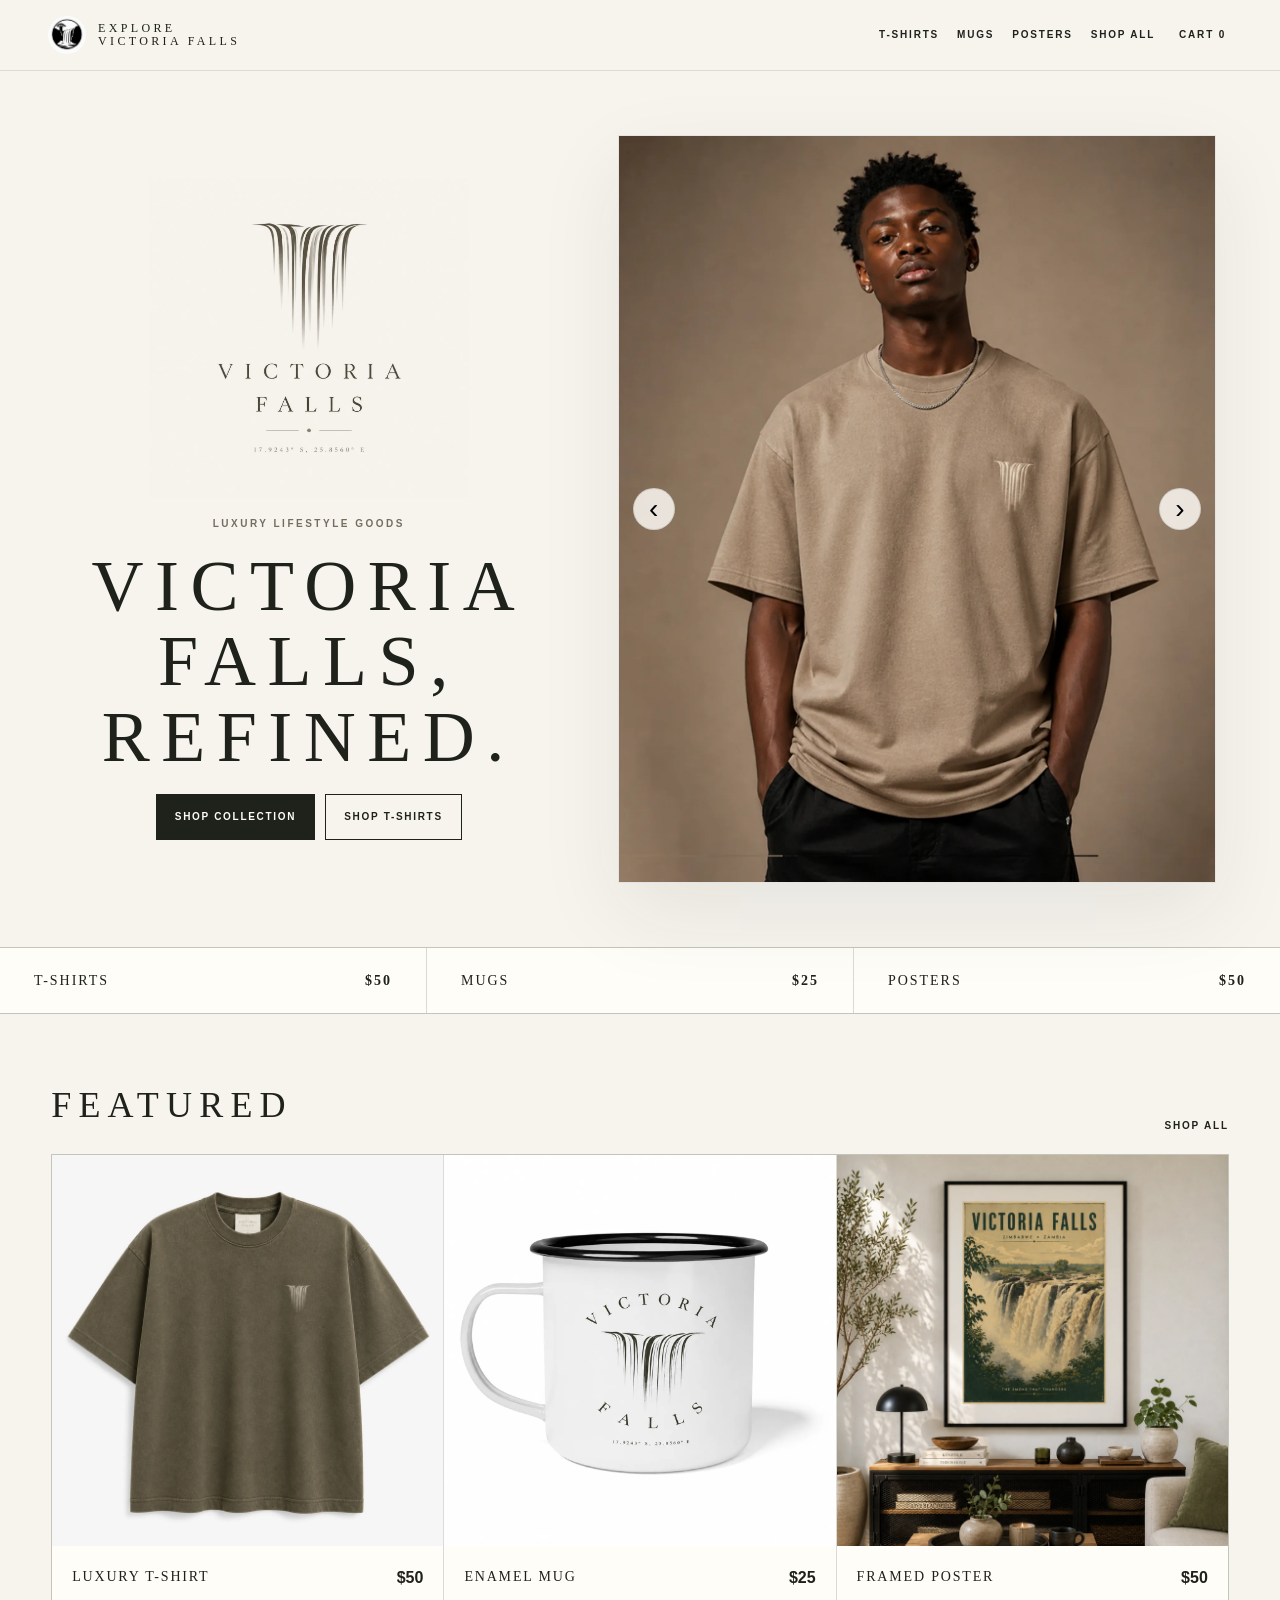
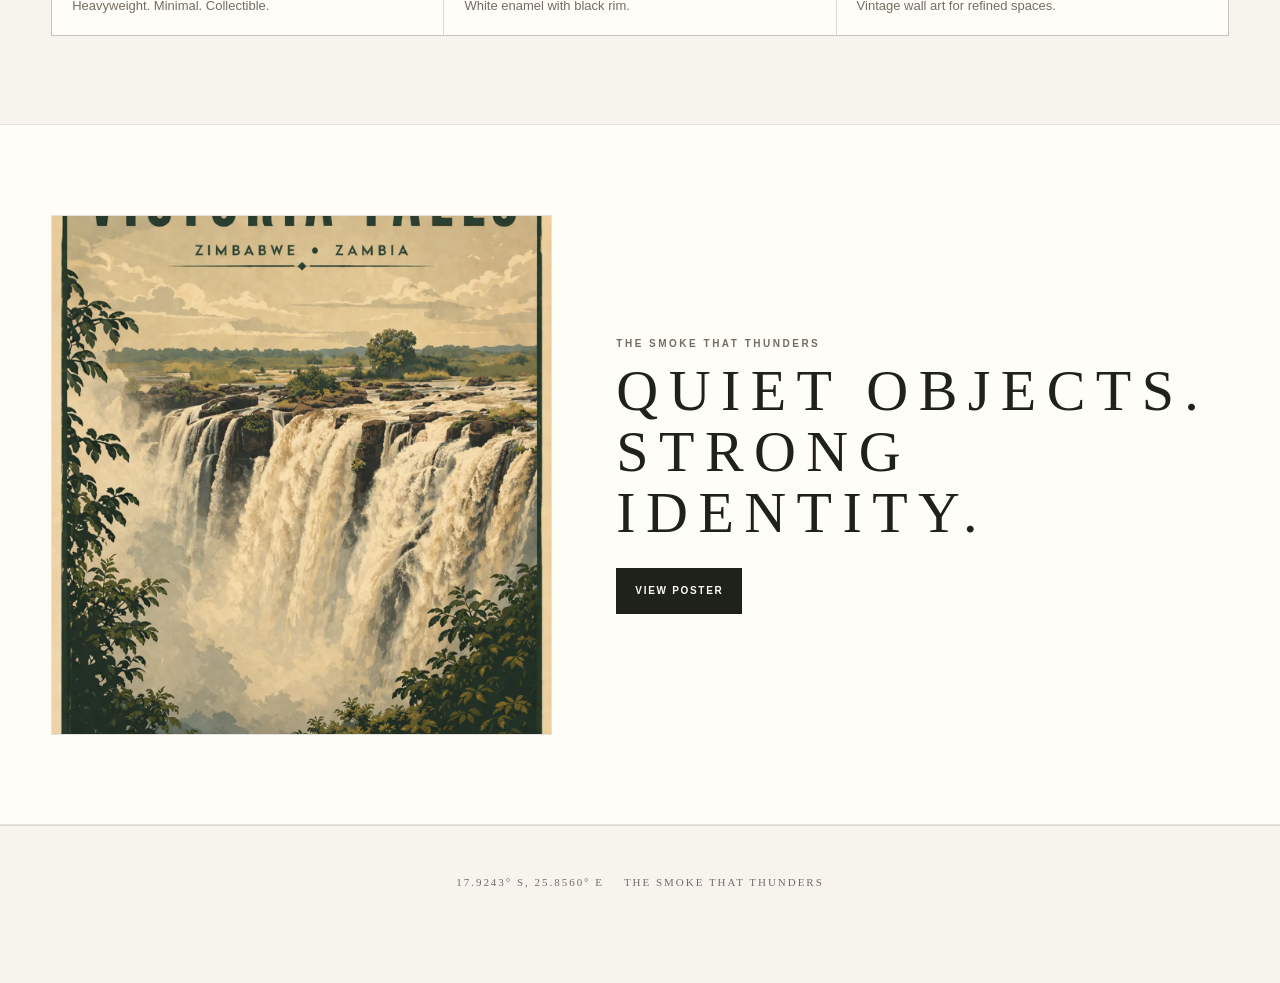
<file: index.html>
<!doctype html><html lang="en"><head><meta charset="utf-8"><meta name="viewport" content="width=device-width,initial-scale=1"><title>Explore Victoria Falls | Luxury Lifestyle Store</title><meta name="description" content="Luxury t-shirts, enamel mugs and framed posters inspired by Victoria Falls. Fast Zvakho WhatsApp checkout."><link rel="icon" href="assets/favicon.png"><link rel="preload" href="assets/images/hero-model-sand-tee.webp" as="image"><link rel="stylesheet" href="assets/styles.css"><script type="application/ld+json">{"@context":"https://schema.org","@type":"Organization","name":"Explore Victoria Falls","url":"https://explorevictoriafalls.co.zw","logo":"https://explorevictoriafalls.co.zw/assets/favicon.png","description":"Luxury lifestyle goods inspired by Victoria Falls.","brand":{"@type":"Brand","name":"Explore Victoria Falls"}}</script><script type="application/ld+json">{"@context":"https://schema.org","@type":"WebSite","name":"Explore Victoria Falls","url":"https://explorevictoriafalls.co.zw"}</script></head><body><header class="site-header">
  <a class="brand" href="index.html" aria-label="Explore Victoria Falls home">
    <img src="assets/favicon.png" alt="Explore Victoria Falls">
    <span class="brand-word">Explore<br>Victoria Falls</span>
  </a>
  <nav class="nav" aria-label="Main navigation">
    <a href="tshirts.html">T-Shirts</a>
    <a href="mugs.html">Mugs</a>
    <a href="posters.html">Posters</a>
    <a href="collections.html">Shop All</a>
    <button type="button" data-open-cart>Cart <span class="cart-count" data-cart-count>0</span></button>
  </nav>
</header><main>
<section class="hero mobile-first">
  <div class="hero-copy">
    <img class="hero-logo" src="assets/images/victoria-falls-logo-refined.webp" alt="Victoria Falls logo">
    <p class="kicker">Luxury lifestyle goods</p>
    <h1>Victoria Falls, refined.</h1>
    <div class="cta-row"><a class="button dark" href="collections.html">Shop Collection</a><a class="button ghost" href="tshirts.html">Shop T-Shirts</a></div>
  </div>
  <div class="hero-media" aria-label="Product showcase">
    <button class="hero-arrow prev" data-hero-prev aria-label="Previous image">‹</button>
    <div class="hero-track" data-hero-track>
      <img src="assets/images/hero-model-sand-tee.webp" alt="Model wearing Sand Victoria Falls tee">
      <img src="assets/images/model-back-stone-olive.webp" alt="Model wearing Stone Olive Victoria Falls tee" loading="lazy">
      <img src="assets/images/framed-poster-interior.webp" alt="Framed Victoria Falls poster interior" loading="lazy">
      <img src="assets/images/enamel-mug-logo.webp" alt="Victoria Falls enamel mug" loading="lazy">
    </div>
    <button class="hero-arrow next" data-hero-next aria-label="Next image">›</button>
  </div>
</section>
<section class="quick-shop" aria-label="Quick shop categories">
  <a href="tshirts.html"><span>T-Shirts</span><strong>$50</strong></a>
  <a href="mugs.html"><span>Mugs</span><strong>$25</strong></a>
  <a href="posters.html"><span>Posters</span><strong>$50</strong></a>
</section><section class="section tight"><div class="section-head"><h2>Featured</h2><a class="text-link" href="collections.html">Shop all</a></div><div class="grid product-grid">
  <article class="card"><a href="tshirts.html"><img src="assets/images/stone-olive-tee-front.webp" alt="Luxury Victoria Falls T-Shirt" loading="lazy"><div class="card-body"><div class="card-meta"><span class="card-title">Luxury T-Shirt</span><strong>$50</strong></div><p>Heavyweight. Minimal. Collectible.</p></div></a></article>
  <article class="card"><a href="mugs.html"><img src="assets/images/enamel-mug-logo.webp" alt="Victoria Falls Enamel Mug" loading="lazy"><div class="card-body"><div class="card-meta"><span class="card-title">Enamel Mug</span><strong>$25</strong></div><p>White enamel with black rim.</p></div></a></article>
  <article class="card"><a href="posters.html"><img src="assets/images/framed-poster-interior.webp" alt="Framed Victoria Falls Poster" loading="lazy"><div class="card-body"><div class="card-meta"><span class="card-title">Framed Poster</span><strong>$50</strong></div><p>Vintage wall art for refined spaces.</p></div></a></article>
</div></section>
<section class="story-strip"><img src="assets/images/victoria-falls-poster-art.webp" alt="Victoria Falls poster artwork" loading="lazy"><div><p class="kicker">The Smoke That Thunders</p><h2>Quiet objects. Strong identity.</h2><a class="button dark" href="posters.html">View Poster</a></div></section>
</main><aside id="cartDrawer" class="cart-drawer" aria-hidden="true">
  <div class="drawer-backdrop"></div>
  <section class="cart-panel" aria-label="Shopping cart">
    <div class="cart-head"><h2>Cart</h2><button type="button" data-close-cart aria-label="Close cart">×</button></div>
    <div class="cart-items" data-cart-items></div>
    <div class="cart-total"><span>Total</span><strong data-cart-total>$0</strong></div>
    <button class="button dark full" type="button" data-checkout>Checkout on WhatsApp</button>
    <p class="notice">Order continues in Zvakho with product IDs, variants, quantity and total.</p>
  </section>
</aside>
<div class="mobile-action-bar" aria-label="Mobile quick actions">
  <a class="button dark" href="collections.html">Shop</a>
  <button class="button ghost" type="button" data-open-cart>Cart <span data-cart-count>0</span></button>
</div><footer class="footer"><span>17.9243° S, 25.8560° E</span><span>THE SMOKE THAT THUNDERS</span></footer><script src="assets/script.js"></script></body></html>
</file>
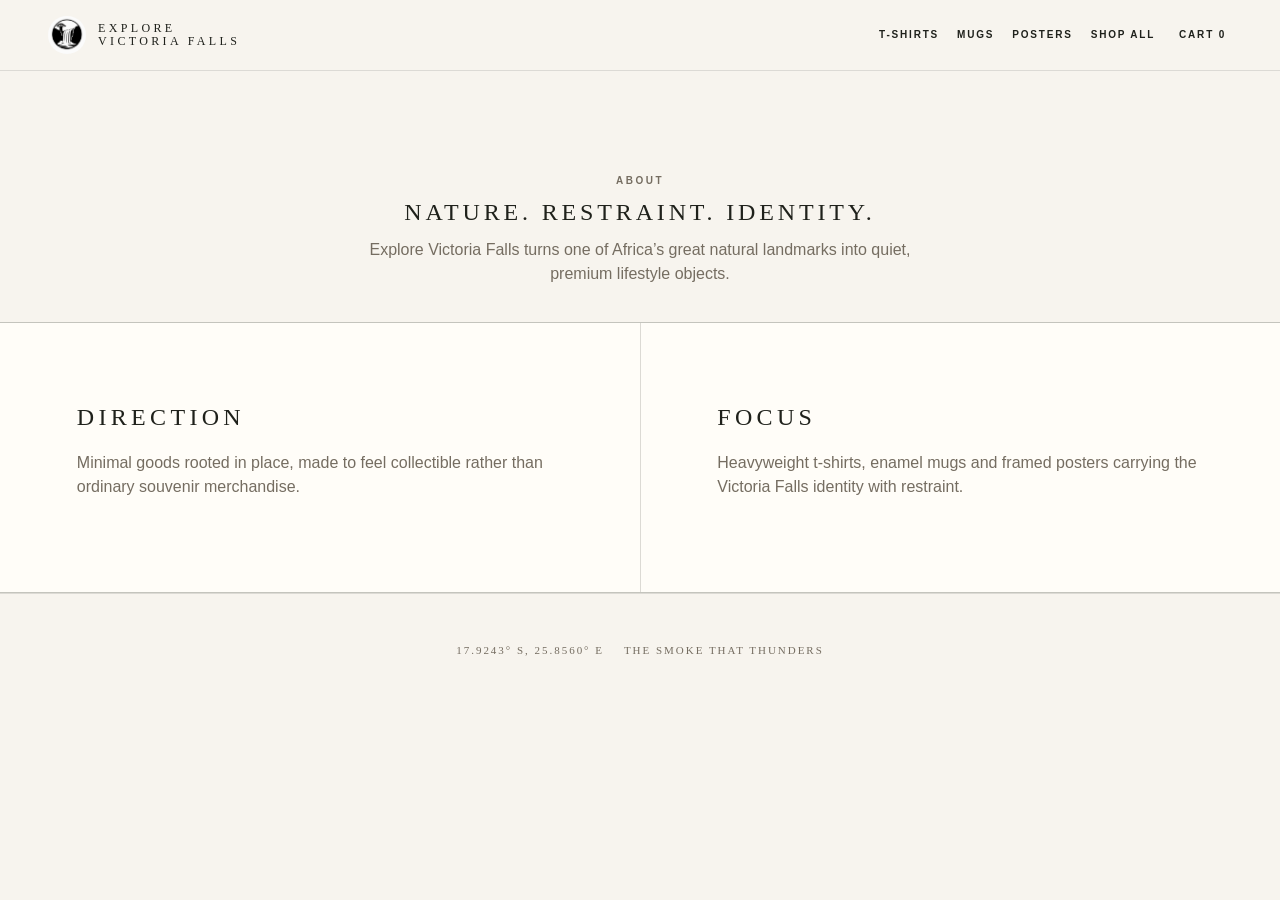
<file: about.html>
<!doctype html><html lang="en"><head><meta charset="utf-8"><meta name="viewport" content="width=device-width,initial-scale=1"><title>About | Explore Victoria Falls</title><meta name="description" content="About Explore Victoria Falls, a luxury lifestyle brand inspired by Victoria Falls."><link rel="icon" href="assets/favicon.png"><link rel="preload" href="assets/images/hero-model-sand-tee.webp" as="image"><link rel="stylesheet" href="assets/styles.css"><script type="application/ld+json">{"@context":"https://schema.org","@type":"Organization","name":"Explore Victoria Falls","url":"https://explorevictoriafalls.co.zw","logo":"https://explorevictoriafalls.co.zw/assets/favicon.png","description":"Luxury lifestyle goods inspired by Victoria Falls.","brand":{"@type":"Brand","name":"Explore Victoria Falls"}}</script><script type="application/ld+json">{"@context":"https://schema.org","@type":"WebSite","name":"Explore Victoria Falls","url":"https://explorevictoriafalls.co.zw"}</script></head><body><header class="site-header">
  <a class="brand" href="index.html" aria-label="Explore Victoria Falls home">
    <img src="assets/favicon.png" alt="Explore Victoria Falls">
    <span class="brand-word">Explore<br>Victoria Falls</span>
  </a>
  <nav class="nav" aria-label="Main navigation">
    <a href="tshirts.html">T-Shirts</a>
    <a href="mugs.html">Mugs</a>
    <a href="posters.html">Posters</a>
    <a href="collections.html">Shop All</a>
    <button type="button" data-open-cart>Cart <span class="cart-count" data-cart-count>0</span></button>
  </nav>
</header><main><section class="page-title"><p class="kicker">About</p><h1>Nature. Restraint. Identity.</h1><p>Explore Victoria Falls turns one of Africa’s great natural landmarks into quiet, premium lifestyle objects.</p></section><section class="story-band"><div class="story-panel"><h2>Direction</h2><p>Minimal goods rooted in place, made to feel collectible rather than ordinary souvenir merchandise.</p></div><div class="story-panel"><h2>Focus</h2><p>Heavyweight t-shirts, enamel mugs and framed posters carrying the Victoria Falls identity with restraint.</p></div></section></main><aside id="cartDrawer" class="cart-drawer" aria-hidden="true">
  <div class="drawer-backdrop"></div>
  <section class="cart-panel" aria-label="Shopping cart">
    <div class="cart-head"><h2>Cart</h2><button type="button" data-close-cart aria-label="Close cart">×</button></div>
    <div class="cart-items" data-cart-items></div>
    <div class="cart-total"><span>Total</span><strong data-cart-total>$0</strong></div>
    <button class="button dark full" type="button" data-checkout>Checkout on WhatsApp</button>
    <p class="notice">Order continues in Zvakho with product IDs, variants, quantity and total.</p>
  </section>
</aside>
<div class="mobile-action-bar" aria-label="Mobile quick actions">
  <a class="button dark" href="collections.html">Shop</a>
  <button class="button ghost" type="button" data-open-cart>Cart <span data-cart-count>0</span></button>
</div><footer class="footer"><span>17.9243° S, 25.8560° E</span><span>THE SMOKE THAT THUNDERS</span></footer><script src="assets/script.js"></script></body></html>
</file>
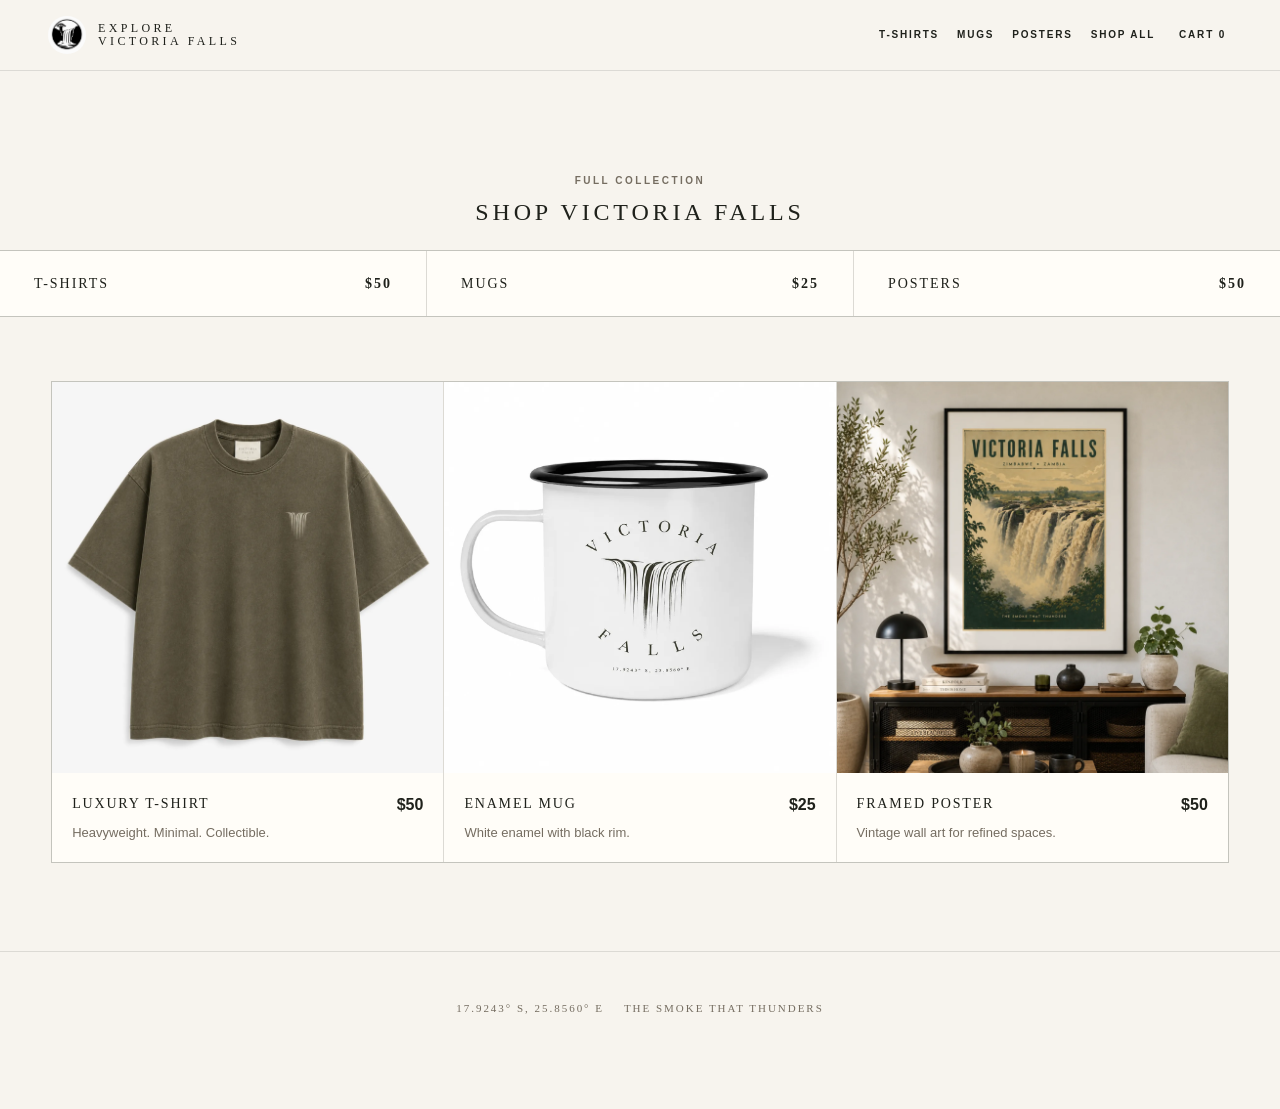
<file: collections.html>
<!doctype html><html lang="en"><head><meta charset="utf-8"><meta name="viewport" content="width=device-width,initial-scale=1"><title>Collections | Explore Victoria Falls</title><meta name="description" content="Shop the full Explore Victoria Falls collection: luxury t-shirts, enamel mugs and framed posters."><link rel="icon" href="assets/favicon.png"><link rel="preload" href="assets/images/hero-model-sand-tee.webp" as="image"><link rel="stylesheet" href="assets/styles.css"><script type="application/ld+json">{"@context":"https://schema.org","@type":"Organization","name":"Explore Victoria Falls","url":"https://explorevictoriafalls.co.zw","logo":"https://explorevictoriafalls.co.zw/assets/favicon.png","description":"Luxury lifestyle goods inspired by Victoria Falls.","brand":{"@type":"Brand","name":"Explore Victoria Falls"}}</script><script type="application/ld+json">{"@context":"https://schema.org","@type":"WebSite","name":"Explore Victoria Falls","url":"https://explorevictoriafalls.co.zw"}</script></head><body><header class="site-header">
  <a class="brand" href="index.html" aria-label="Explore Victoria Falls home">
    <img src="assets/favicon.png" alt="Explore Victoria Falls">
    <span class="brand-word">Explore<br>Victoria Falls</span>
  </a>
  <nav class="nav" aria-label="Main navigation">
    <a href="tshirts.html">T-Shirts</a>
    <a href="mugs.html">Mugs</a>
    <a href="posters.html">Posters</a>
    <a href="collections.html">Shop All</a>
    <button type="button" data-open-cart>Cart <span class="cart-count" data-cart-count>0</span></button>
  </nav>
</header><main><section class="page-title compact"><p class="kicker">Full Collection</p><h1>Shop Victoria Falls</h1></section><section class="quick-shop" aria-label="Quick shop categories">
  <a href="tshirts.html"><span>T-Shirts</span><strong>$50</strong></a>
  <a href="mugs.html"><span>Mugs</span><strong>$25</strong></a>
  <a href="posters.html"><span>Posters</span><strong>$50</strong></a>
</section><section class="section tight"><div class="grid product-grid">
  <article class="card"><a href="tshirts.html"><img src="assets/images/stone-olive-tee-front.webp" alt="Luxury Victoria Falls T-Shirt" loading="lazy"><div class="card-body"><div class="card-meta"><span class="card-title">Luxury T-Shirt</span><strong>$50</strong></div><p>Heavyweight. Minimal. Collectible.</p></div></a></article>
  <article class="card"><a href="mugs.html"><img src="assets/images/enamel-mug-logo.webp" alt="Victoria Falls Enamel Mug" loading="lazy"><div class="card-body"><div class="card-meta"><span class="card-title">Enamel Mug</span><strong>$25</strong></div><p>White enamel with black rim.</p></div></a></article>
  <article class="card"><a href="posters.html"><img src="assets/images/framed-poster-interior.webp" alt="Framed Victoria Falls Poster" loading="lazy"><div class="card-body"><div class="card-meta"><span class="card-title">Framed Poster</span><strong>$50</strong></div><p>Vintage wall art for refined spaces.</p></div></a></article>
</div></section></main><aside id="cartDrawer" class="cart-drawer" aria-hidden="true">
  <div class="drawer-backdrop"></div>
  <section class="cart-panel" aria-label="Shopping cart">
    <div class="cart-head"><h2>Cart</h2><button type="button" data-close-cart aria-label="Close cart">×</button></div>
    <div class="cart-items" data-cart-items></div>
    <div class="cart-total"><span>Total</span><strong data-cart-total>$0</strong></div>
    <button class="button dark full" type="button" data-checkout>Checkout on WhatsApp</button>
    <p class="notice">Order continues in Zvakho with product IDs, variants, quantity and total.</p>
  </section>
</aside>
<div class="mobile-action-bar" aria-label="Mobile quick actions">
  <a class="button dark" href="collections.html">Shop</a>
  <button class="button ghost" type="button" data-open-cart>Cart <span data-cart-count>0</span></button>
</div><footer class="footer"><span>17.9243° S, 25.8560° E</span><span>THE SMOKE THAT THUNDERS</span></footer><script src="assets/script.js"></script></body></html>
</file>
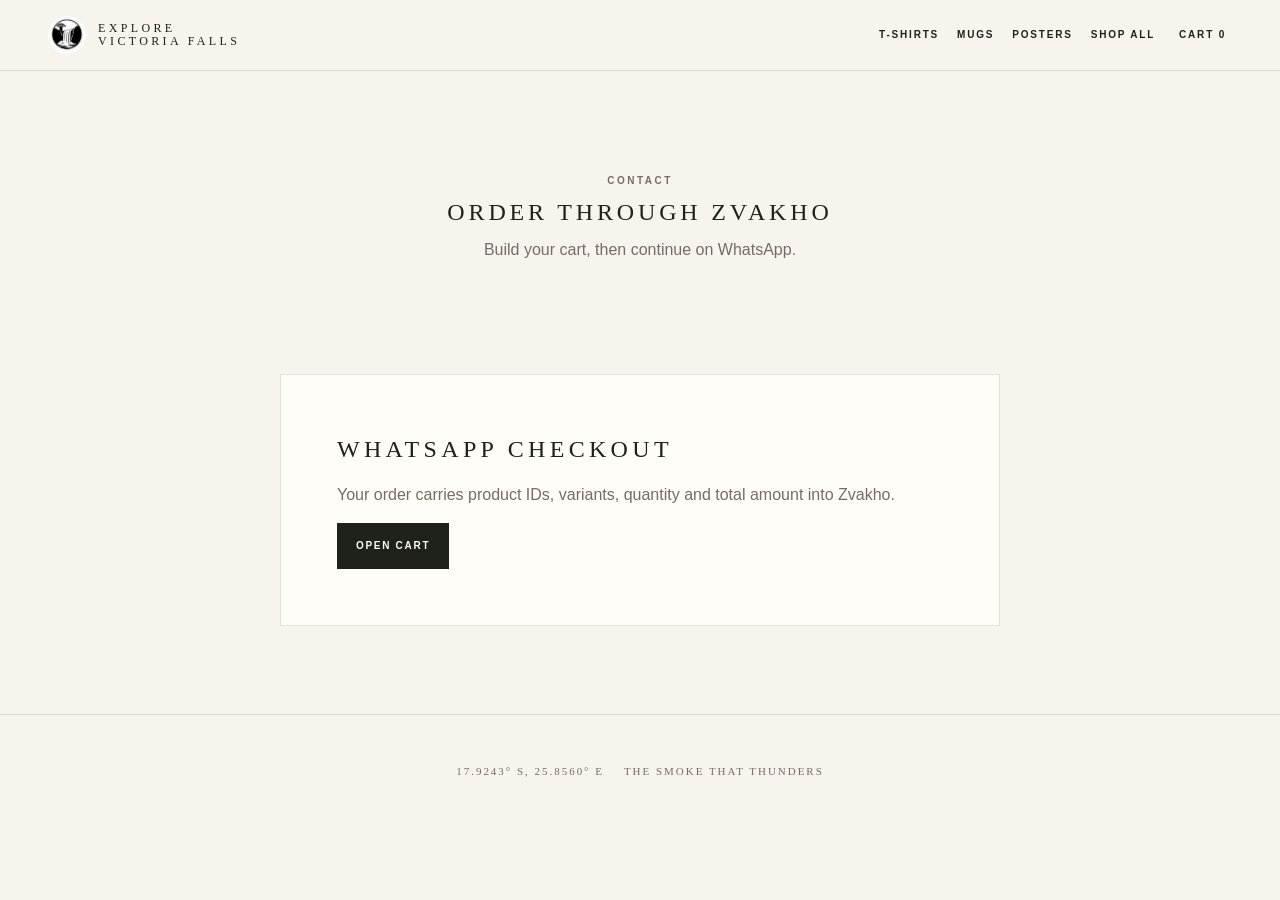
<file: contact.html>
<!doctype html><html lang="en"><head><meta charset="utf-8"><meta name="viewport" content="width=device-width,initial-scale=1"><title>Contact | Explore Victoria Falls</title><meta name="description" content="Contact Explore Victoria Falls for orders and product enquiries."><link rel="icon" href="assets/favicon.png"><link rel="preload" href="assets/images/hero-model-sand-tee.webp" as="image"><link rel="stylesheet" href="assets/styles.css"><script type="application/ld+json">{"@context":"https://schema.org","@type":"Organization","name":"Explore Victoria Falls","url":"https://explorevictoriafalls.co.zw","logo":"https://explorevictoriafalls.co.zw/assets/favicon.png","description":"Luxury lifestyle goods inspired by Victoria Falls.","brand":{"@type":"Brand","name":"Explore Victoria Falls"}}</script><script type="application/ld+json">{"@context":"https://schema.org","@type":"WebSite","name":"Explore Victoria Falls","url":"https://explorevictoriafalls.co.zw"}</script></head><body><header class="site-header">
  <a class="brand" href="index.html" aria-label="Explore Victoria Falls home">
    <img src="assets/favicon.png" alt="Explore Victoria Falls">
    <span class="brand-word">Explore<br>Victoria Falls</span>
  </a>
  <nav class="nav" aria-label="Main navigation">
    <a href="tshirts.html">T-Shirts</a>
    <a href="mugs.html">Mugs</a>
    <a href="posters.html">Posters</a>
    <a href="collections.html">Shop All</a>
    <button type="button" data-open-cart>Cart <span class="cart-count" data-cart-count>0</span></button>
  </nav>
</header><main><section class="page-title compact"><p class="kicker">Contact</p><h1>Order through Zvakho</h1><p>Build your cart, then continue on WhatsApp.</p></section><section class="section"><div class="contact-box"><h2>WhatsApp Checkout</h2><p>Your order carries product IDs, variants, quantity and total amount into Zvakho.</p><button class="button dark" data-open-cart>Open Cart</button></div></section></main><aside id="cartDrawer" class="cart-drawer" aria-hidden="true">
  <div class="drawer-backdrop"></div>
  <section class="cart-panel" aria-label="Shopping cart">
    <div class="cart-head"><h2>Cart</h2><button type="button" data-close-cart aria-label="Close cart">×</button></div>
    <div class="cart-items" data-cart-items></div>
    <div class="cart-total"><span>Total</span><strong data-cart-total>$0</strong></div>
    <button class="button dark full" type="button" data-checkout>Checkout on WhatsApp</button>
    <p class="notice">Order continues in Zvakho with product IDs, variants, quantity and total.</p>
  </section>
</aside>
<div class="mobile-action-bar" aria-label="Mobile quick actions">
  <a class="button dark" href="collections.html">Shop</a>
  <button class="button ghost" type="button" data-open-cart>Cart <span data-cart-count>0</span></button>
</div><footer class="footer"><span>17.9243° S, 25.8560° E</span><span>THE SMOKE THAT THUNDERS</span></footer><script src="assets/script.js"></script></body></html>
</file>
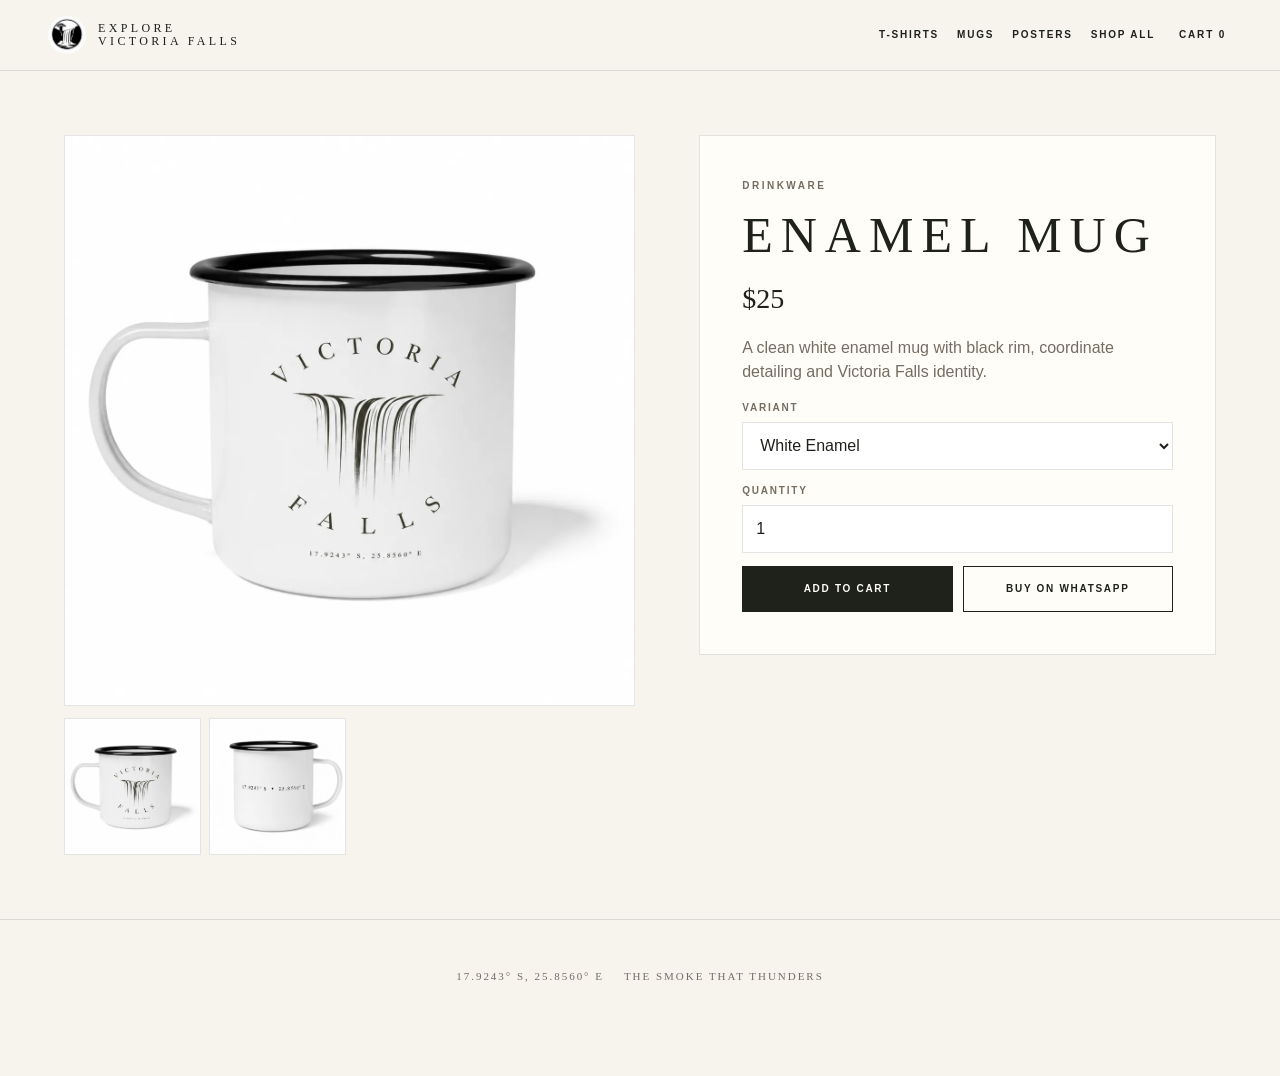
<file: mugs.html>
<!doctype html><html lang="en"><head><meta charset="utf-8"><meta name="viewport" content="width=device-width,initial-scale=1"><title>Enamel Mugs | Explore Victoria Falls</title><meta name="description" content="Minimal enamel mugs carrying the Victoria Falls mark and coordinates."><link rel="icon" href="assets/favicon.png"><link rel="preload" href="assets/images/enamel-mug-logo.webp" as="image"><link rel="stylesheet" href="assets/styles.css"><script type="application/ld+json">{"@context":"https://schema.org","@type":"Organization","name":"Explore Victoria Falls","url":"https://explorevictoriafalls.co.zw","logo":"https://explorevictoriafalls.co.zw/assets/favicon.png","description":"Luxury lifestyle goods inspired by Victoria Falls.","brand":{"@type":"Brand","name":"Explore Victoria Falls"}}</script><script type="application/ld+json">{"@context":"https://schema.org","@type":"WebSite","name":"Explore Victoria Falls","url":"https://explorevictoriafalls.co.zw"}</script><script type="application/ld+json">{"@context":"https://schema.org","@type":"Product","name":"Victoria Falls Enamel Mug","brand":{"@type":"Brand","name":"Explore Victoria Falls"},"image":"https://explorevictoriafalls.co.zw/assets/images/enamel-mug-logo.webp","description":"A clean white enamel mug with black rim, coordinate detailing and Victoria Falls identity.","offers":{"@type":"Offer","priceCurrency":"USD","price":"25","availability":"https://schema.org/InStock"}}</script></head><body><header class="site-header">
  <a class="brand" href="index.html" aria-label="Explore Victoria Falls home">
    <img src="assets/favicon.png" alt="Explore Victoria Falls">
    <span class="brand-word">Explore<br>Victoria Falls</span>
  </a>
  <nav class="nav" aria-label="Main navigation">
    <a href="tshirts.html">T-Shirts</a>
    <a href="mugs.html">Mugs</a>
    <a href="posters.html">Posters</a>
    <a href="collections.html">Shop All</a>
    <button type="button" data-open-cart>Cart <span class="cart-count" data-cart-count>0</span></button>
  </nav>
</header><main><section class="product-page sales-page"><div class="gallery"><div class="gallery-main"><img data-main-image src="assets/images/enamel-mug-logo.webp" alt="Enamel Mug"></div><div class="thumbs"><button type="button" data-thumb="assets/images/enamel-mug-logo.webp" data-alt="Enamel Mug"><img src="assets/images/enamel-mug-logo.webp" alt="Enamel Mug" loading="lazy"></button><button type="button" data-thumb="assets/images/enamel-mug-coordinates.webp" data-alt="Enamel Mug"><img src="assets/images/enamel-mug-coordinates.webp" alt="Enamel Mug" loading="lazy"></button></div></div><div class="buy-box"><p class="kicker">Drinkware</p><h1>Enamel Mug</h1><div class="price">$25</div><p>A clean white enamel mug with black rim, coordinate detailing and Victoria Falls identity.</p><form class="form-grid" data-product-form data-product-id="enamel-mug" data-product-name="Victoria Falls Enamel Mug" data-product-price="25"><label>Variant<select name="variant"><option>White Enamel</option></select></label><label>Quantity<input name="quantity" type="number" min="1" value="1"></label><div class="stacked-actions"><button class="button dark full" type="submit">Add to cart</button><button class="button ghost full" type="button" data-buy-now>Buy on WhatsApp</button></div></form></div></section></main><aside id="cartDrawer" class="cart-drawer" aria-hidden="true">
  <div class="drawer-backdrop"></div>
  <section class="cart-panel" aria-label="Shopping cart">
    <div class="cart-head"><h2>Cart</h2><button type="button" data-close-cart aria-label="Close cart">×</button></div>
    <div class="cart-items" data-cart-items></div>
    <div class="cart-total"><span>Total</span><strong data-cart-total>$0</strong></div>
    <button class="button dark full" type="button" data-checkout>Checkout on WhatsApp</button>
    <p class="notice">Order continues in Zvakho with product IDs, variants, quantity and total.</p>
  </section>
</aside>
<div class="mobile-action-bar" aria-label="Mobile quick actions">
  <a class="button dark" href="collections.html">Shop</a>
  <button class="button ghost" type="button" data-open-cart>Cart <span data-cart-count>0</span></button>
</div><footer class="footer"><span>17.9243° S, 25.8560° E</span><span>THE SMOKE THAT THUNDERS</span></footer><script src="assets/script.js"></script></body></html>
</file>
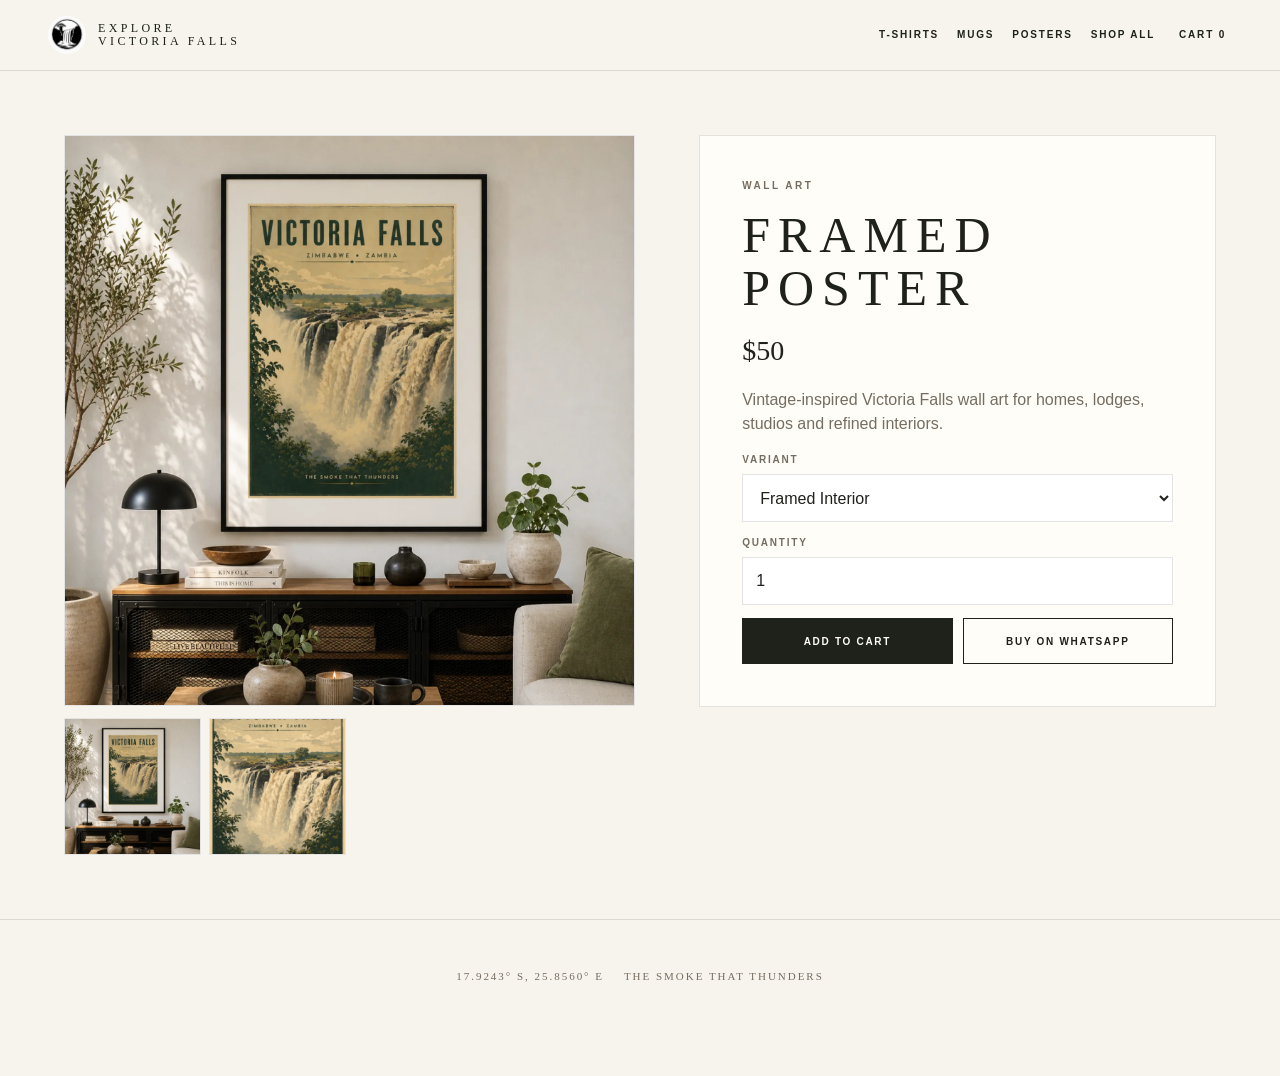
<file: posters.html>
<!doctype html><html lang="en"><head><meta charset="utf-8"><meta name="viewport" content="width=device-width,initial-scale=1"><title>Framed Posters | Explore Victoria Falls</title><meta name="description" content="Vintage-inspired framed Victoria Falls posters for refined interiors."><link rel="icon" href="assets/favicon.png"><link rel="preload" href="assets/images/framed-poster-interior.webp" as="image"><link rel="stylesheet" href="assets/styles.css"><script type="application/ld+json">{"@context":"https://schema.org","@type":"Organization","name":"Explore Victoria Falls","url":"https://explorevictoriafalls.co.zw","logo":"https://explorevictoriafalls.co.zw/assets/favicon.png","description":"Luxury lifestyle goods inspired by Victoria Falls.","brand":{"@type":"Brand","name":"Explore Victoria Falls"}}</script><script type="application/ld+json">{"@context":"https://schema.org","@type":"WebSite","name":"Explore Victoria Falls","url":"https://explorevictoriafalls.co.zw"}</script><script type="application/ld+json">{"@context":"https://schema.org","@type":"Product","name":"Framed Victoria Falls Poster","brand":{"@type":"Brand","name":"Explore Victoria Falls"},"image":"https://explorevictoriafalls.co.zw/assets/images/framed-poster-interior.webp","description":"Vintage-inspired Victoria Falls wall art for homes, lodges, studios and refined interiors.","offers":{"@type":"Offer","priceCurrency":"USD","price":"50","availability":"https://schema.org/InStock"}}</script></head><body><header class="site-header">
  <a class="brand" href="index.html" aria-label="Explore Victoria Falls home">
    <img src="assets/favicon.png" alt="Explore Victoria Falls">
    <span class="brand-word">Explore<br>Victoria Falls</span>
  </a>
  <nav class="nav" aria-label="Main navigation">
    <a href="tshirts.html">T-Shirts</a>
    <a href="mugs.html">Mugs</a>
    <a href="posters.html">Posters</a>
    <a href="collections.html">Shop All</a>
    <button type="button" data-open-cart>Cart <span class="cart-count" data-cart-count>0</span></button>
  </nav>
</header><main><section class="product-page sales-page"><div class="gallery"><div class="gallery-main"><img data-main-image src="assets/images/framed-poster-interior.webp" alt="Framed Poster"></div><div class="thumbs"><button type="button" data-thumb="assets/images/framed-poster-interior.webp" data-alt="Framed Poster"><img src="assets/images/framed-poster-interior.webp" alt="Framed Poster" loading="lazy"></button><button type="button" data-thumb="assets/images/victoria-falls-poster-art.webp" data-alt="Framed Poster"><img src="assets/images/victoria-falls-poster-art.webp" alt="Framed Poster" loading="lazy"></button></div></div><div class="buy-box"><p class="kicker">Wall Art</p><h1>Framed Poster</h1><div class="price">$50</div><p>Vintage-inspired Victoria Falls wall art for homes, lodges, studios and refined interiors.</p><form class="form-grid" data-product-form data-product-id="framed-poster" data-product-name="Framed Victoria Falls Poster" data-product-price="50"><label>Variant<select name="variant"><option>Framed Interior</option><option>Poster Artwork</option></select></label><label>Quantity<input name="quantity" type="number" min="1" value="1"></label><div class="stacked-actions"><button class="button dark full" type="submit">Add to cart</button><button class="button ghost full" type="button" data-buy-now>Buy on WhatsApp</button></div></form></div></section></main><aside id="cartDrawer" class="cart-drawer" aria-hidden="true">
  <div class="drawer-backdrop"></div>
  <section class="cart-panel" aria-label="Shopping cart">
    <div class="cart-head"><h2>Cart</h2><button type="button" data-close-cart aria-label="Close cart">×</button></div>
    <div class="cart-items" data-cart-items></div>
    <div class="cart-total"><span>Total</span><strong data-cart-total>$0</strong></div>
    <button class="button dark full" type="button" data-checkout>Checkout on WhatsApp</button>
    <p class="notice">Order continues in Zvakho with product IDs, variants, quantity and total.</p>
  </section>
</aside>
<div class="mobile-action-bar" aria-label="Mobile quick actions">
  <a class="button dark" href="collections.html">Shop</a>
  <button class="button ghost" type="button" data-open-cart>Cart <span data-cart-count>0</span></button>
</div><footer class="footer"><span>17.9243° S, 25.8560° E</span><span>THE SMOKE THAT THUNDERS</span></footer><script src="assets/script.js"></script></body></html>
</file>
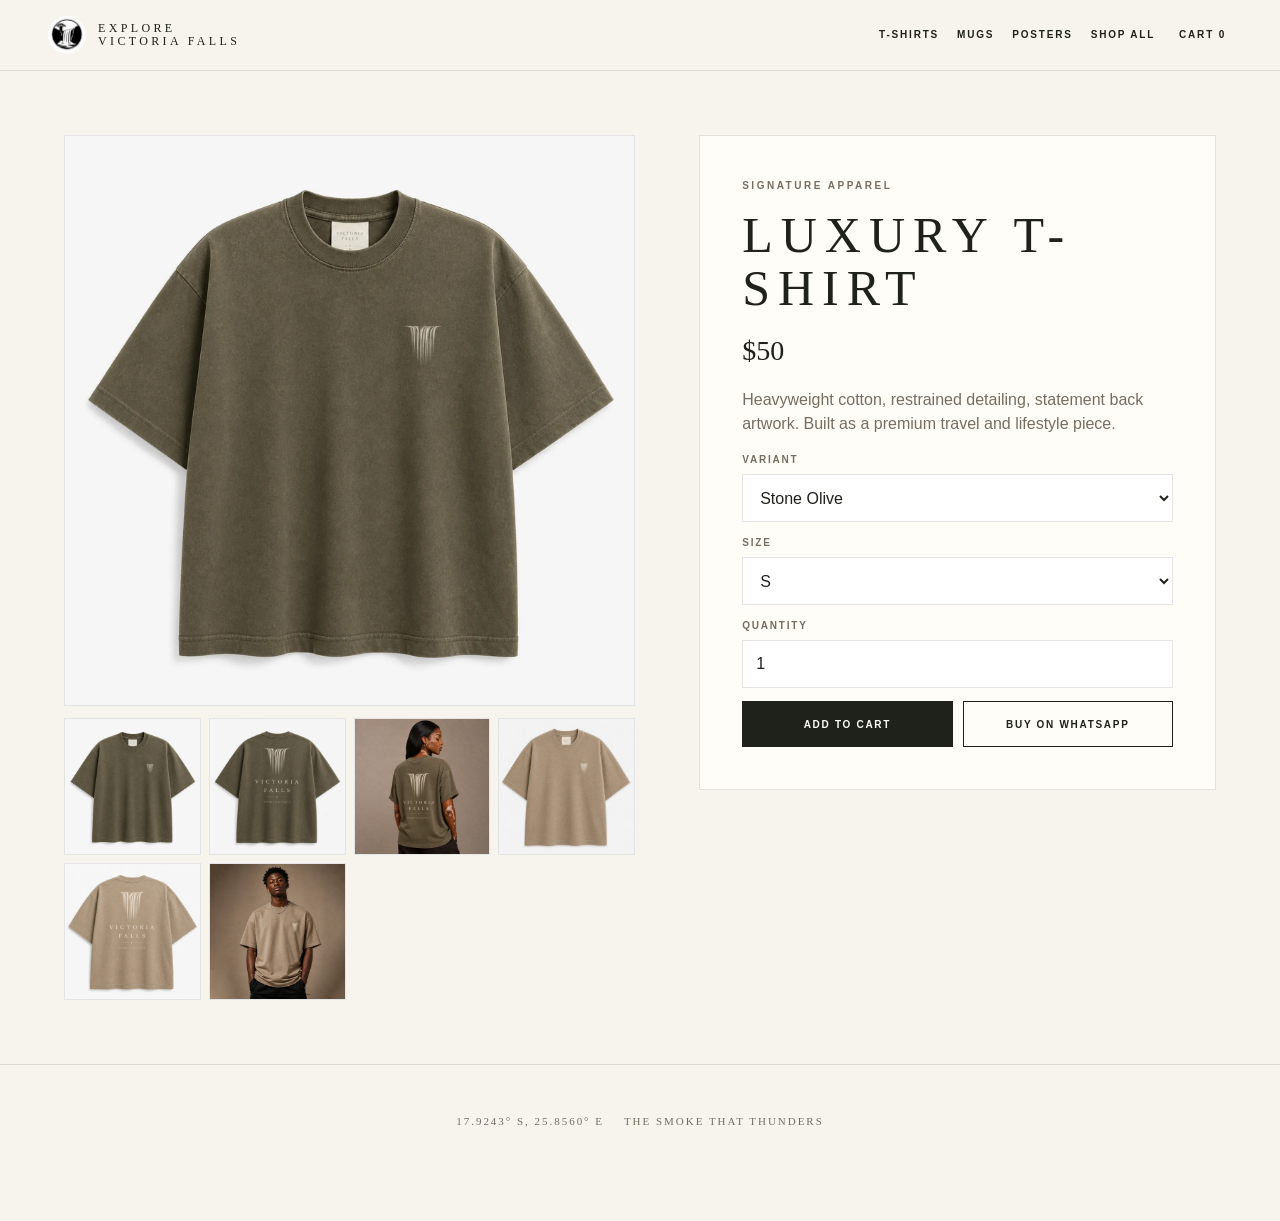
<file: tshirts.html>
<!doctype html><html lang="en"><head><meta charset="utf-8"><meta name="viewport" content="width=device-width,initial-scale=1"><title>Luxury T-Shirts | Explore Victoria Falls</title><meta name="description" content="Premium heavyweight t-shirts inspired by Victoria Falls."><link rel="icon" href="assets/favicon.png"><link rel="preload" href="assets/images/stone-olive-tee-front.webp" as="image"><link rel="stylesheet" href="assets/styles.css"><script type="application/ld+json">{"@context":"https://schema.org","@type":"Organization","name":"Explore Victoria Falls","url":"https://explorevictoriafalls.co.zw","logo":"https://explorevictoriafalls.co.zw/assets/favicon.png","description":"Luxury lifestyle goods inspired by Victoria Falls.","brand":{"@type":"Brand","name":"Explore Victoria Falls"}}</script><script type="application/ld+json">{"@context":"https://schema.org","@type":"WebSite","name":"Explore Victoria Falls","url":"https://explorevictoriafalls.co.zw"}</script><script type="application/ld+json">{"@context":"https://schema.org","@type":"Product","name":"Luxury Victoria Falls T-Shirt","brand":{"@type":"Brand","name":"Explore Victoria Falls"},"image":"https://explorevictoriafalls.co.zw/assets/images/stone-olive-tee-front.webp","description":"Heavyweight cotton, restrained detailing, statement back artwork. Built as a premium travel and lifestyle piece.","offers":{"@type":"Offer","priceCurrency":"USD","price":"50","availability":"https://schema.org/InStock"}}</script></head><body><header class="site-header">
  <a class="brand" href="index.html" aria-label="Explore Victoria Falls home">
    <img src="assets/favicon.png" alt="Explore Victoria Falls">
    <span class="brand-word">Explore<br>Victoria Falls</span>
  </a>
  <nav class="nav" aria-label="Main navigation">
    <a href="tshirts.html">T-Shirts</a>
    <a href="mugs.html">Mugs</a>
    <a href="posters.html">Posters</a>
    <a href="collections.html">Shop All</a>
    <button type="button" data-open-cart>Cart <span class="cart-count" data-cart-count>0</span></button>
  </nav>
</header><main><section class="product-page sales-page"><div class="gallery"><div class="gallery-main"><img data-main-image src="assets/images/stone-olive-tee-front.webp" alt="Luxury T-Shirt"></div><div class="thumbs"><button type="button" data-thumb="assets/images/stone-olive-tee-front.webp" data-alt="Luxury T-Shirt"><img src="assets/images/stone-olive-tee-front.webp" alt="Luxury T-Shirt" loading="lazy"></button><button type="button" data-thumb="assets/images/stone-olive-tee-back.webp" data-alt="Luxury T-Shirt"><img src="assets/images/stone-olive-tee-back.webp" alt="Luxury T-Shirt" loading="lazy"></button><button type="button" data-thumb="assets/images/model-back-stone-olive.webp" data-alt="Luxury T-Shirt"><img src="assets/images/model-back-stone-olive.webp" alt="Luxury T-Shirt" loading="lazy"></button><button type="button" data-thumb="assets/images/sand-tee-front.webp" data-alt="Luxury T-Shirt"><img src="assets/images/sand-tee-front.webp" alt="Luxury T-Shirt" loading="lazy"></button><button type="button" data-thumb="assets/images/sand-tee-back.webp" data-alt="Luxury T-Shirt"><img src="assets/images/sand-tee-back.webp" alt="Luxury T-Shirt" loading="lazy"></button><button type="button" data-thumb="assets/images/hero-model-sand-tee.webp" data-alt="Luxury T-Shirt"><img src="assets/images/hero-model-sand-tee.webp" alt="Luxury T-Shirt" loading="lazy"></button></div></div><div class="buy-box"><p class="kicker">Signature Apparel</p><h1>Luxury T-Shirt</h1><div class="price">$50</div><p>Heavyweight cotton, restrained detailing, statement back artwork. Built as a premium travel and lifestyle piece.</p><form class="form-grid" data-product-form data-product-id="luxury-tshirt" data-product-name="Luxury Victoria Falls T-Shirt" data-product-price="50"><label>Variant<select name="variant"><option>Stone Olive</option><option>Sand</option></select></label><label>Size<select name="size"><option>S</option><option>M</option><option>L</option><option>XL</option><option>XXL</option></select></label><label>Quantity<input name="quantity" type="number" min="1" value="1"></label><div class="stacked-actions"><button class="button dark full" type="submit">Add to cart</button><button class="button ghost full" type="button" data-buy-now>Buy on WhatsApp</button></div></form></div></section></main><aside id="cartDrawer" class="cart-drawer" aria-hidden="true">
  <div class="drawer-backdrop"></div>
  <section class="cart-panel" aria-label="Shopping cart">
    <div class="cart-head"><h2>Cart</h2><button type="button" data-close-cart aria-label="Close cart">×</button></div>
    <div class="cart-items" data-cart-items></div>
    <div class="cart-total"><span>Total</span><strong data-cart-total>$0</strong></div>
    <button class="button dark full" type="button" data-checkout>Checkout on WhatsApp</button>
    <p class="notice">Order continues in Zvakho with product IDs, variants, quantity and total.</p>
  </section>
</aside>
<div class="mobile-action-bar" aria-label="Mobile quick actions">
  <a class="button dark" href="collections.html">Shop</a>
  <button class="button ghost" type="button" data-open-cart>Cart <span data-cart-count>0</span></button>
</div><footer class="footer"><span>17.9243° S, 25.8560° E</span><span>THE SMOKE THAT THUNDERS</span></footer><script src="assets/script.js"></script></body></html>
</file>
<file: assets/styles.css>
:root{--bg:#f7f4ee;--paper:#fffdf8;--ink:#1f211b;--muted:#756d61;--line:rgba(31,33,27,.12);--olive:#34392d;--sand:#c7b293}*{box-sizing:border-box}html{scroll-behavior:smooth}body{margin:0;background:var(--bg);color:var(--ink);font-family:Inter,Arial,sans-serif;line-height:1.5;-webkit-font-smoothing:antialiased}img{max-width:100%;display:block}a{color:inherit}.site-header{position:sticky;top:0;z-index:40;display:flex;align-items:center;justify-content:space-between;gap:18px;padding:16px clamp(16px,4vw,48px);background:rgba(247,244,238,.94);backdrop-filter:blur(14px);border-bottom:1px solid var(--line)}.brand{display:flex;align-items:center;gap:12px;text-decoration:none}.brand img{width:38px;height:38px;border-radius:50%}.brand-word{font-family:Georgia,serif;text-transform:uppercase;letter-spacing:.28em;font-size:12px;line-height:1.08}.nav{display:flex;align-items:center;gap:18px}.nav a,.nav button,.text-link{font:700 10px/1.2 Inter,Arial,sans-serif;text-transform:uppercase;letter-spacing:.18em;text-decoration:none;background:none;border:0;cursor:pointer;color:var(--ink);white-space:nowrap}.hero{display:grid;grid-template-columns:minmax(0,.9fr) minmax(0,1.1fr);gap:clamp(28px,5vw,78px);align-items:center;min-height:calc(100svh - 72px);padding:clamp(24px,5vw,68px)}.hero-copy{text-align:center;display:grid;justify-items:center;gap:18px}.hero-logo{width:min(320px,78vw);mix-blend-mode:multiply}.kicker{margin:0;color:var(--muted);font-size:10px;text-transform:uppercase;letter-spacing:.25em;font-weight:800}.hero h1,.page-title h1,.buy-box h1{font-family:Georgia,serif;font-weight:400;text-transform:uppercase;letter-spacing:.16em;line-height:1.05;margin:0}.hero h1{font-size:clamp(34px,6vw,72px)}.hero-media{position:relative;overflow:hidden;background:#fff;border:1px solid var(--line);box-shadow:0 30px 80px rgba(31,33,27,.08)}.hero-track{display:flex;transition:transform .35s ease}.hero-track img{min-width:100%;aspect-ratio:4/5;object-fit:cover}.hero-arrow{position:absolute;top:50%;transform:translateY(-50%);z-index:2;width:42px;height:42px;border:1px solid var(--line);border-radius:50%;background:rgba(255,253,248,.82);font-size:28px;cursor:pointer}.hero-arrow.prev{left:14px}.hero-arrow.next{right:14px}.cta-row{display:flex;gap:10px;flex-wrap:wrap;justify-content:center}.button{display:inline-flex;align-items:center;justify-content:center;min-height:46px;border:1px solid var(--ink);padding:14px 18px;text-transform:uppercase;letter-spacing:.17em;font-size:10px;font-weight:800;text-decoration:none;cursor:pointer}.button.dark{background:var(--ink);color:var(--paper)}.button.ghost{background:transparent;color:var(--ink)}.button.full{width:100%}.quick-shop{display:grid;grid-template-columns:repeat(3,1fr);gap:1px;background:var(--line);border-block:1px solid var(--line)}.quick-shop a{background:var(--paper);padding:22px clamp(18px,3vw,34px);display:flex;justify-content:space-between;align-items:center;text-decoration:none;font-family:Georgia,serif;text-transform:uppercase;letter-spacing:.14em;font-size:14px}.section{padding:clamp(44px,7vw,88px) clamp(16px,4vw,52px)}.section.tight{padding-top:clamp(34px,5vw,64px)}.section-head{display:flex;align-items:end;justify-content:space-between;gap:20px;margin-bottom:22px}.section-head h2{font-family:Georgia,serif;font-weight:400;text-transform:uppercase;letter-spacing:.2em;margin:0;font-size:clamp(24px,3vw,36px)}.grid{display:grid;grid-template-columns:repeat(3,1fr);gap:1px;background:var(--line);border:1px solid var(--line)}.card{background:var(--paper)}.card a{display:block;text-decoration:none}.card img{width:100%;aspect-ratio:1/1;object-fit:cover;background:#fff}.card-body{display:grid;gap:6px;padding:20px}.card-body p{margin:0;color:var(--muted);font-size:13px}.card-meta{display:flex;justify-content:space-between;gap:14px}.card-title{font-family:Georgia,serif;text-transform:uppercase;letter-spacing:.13em;font-size:14px}.story-strip{display:grid;grid-template-columns:.9fr 1.1fr;align-items:center;gap:clamp(24px,5vw,70px);padding:clamp(42px,7vw,90px) clamp(16px,4vw,52px);background:var(--paper);border-block:1px solid var(--line)}.story-strip img{width:100%;max-height:520px;object-fit:cover;border:1px solid var(--line)}.story-strip h2{font-family:Georgia,serif;font-weight:400;text-transform:uppercase;letter-spacing:.18em;font-size:clamp(28px,5vw,58px);line-height:1.05;margin:10px 0 24px}.page-title{text-align:center;display:grid;gap:12px;justify-items:center;padding:clamp(54px,8vw,104px) 18px 36px}.page-title.compact{padding-bottom:24px}.page-title p{max-width:560px;margin:0;color:var(--muted)}.product-page{display:grid;grid-template-columns:minmax(0,1.05fr) minmax(320px,.95fr);gap:clamp(24px,5vw,70px);align-items:start;padding:clamp(22px,5vw,68px)}.gallery{display:grid;gap:12px}.gallery-main{background:#fff;border:1px solid var(--line)}.gallery-main img{width:100%;aspect-ratio:1/1;object-fit:cover}.thumbs{display:grid;grid-template-columns:repeat(4,1fr);gap:8px}.thumbs button{border:1px solid var(--line);background:#fff;padding:0;cursor:pointer}.thumbs img{aspect-ratio:1/1;object-fit:cover}.buy-box{position:sticky;top:92px;background:var(--paper);border:1px solid var(--line);padding:clamp(24px,4vw,42px);display:grid;gap:16px}.buy-box h1{font-size:clamp(30px,4vw,50px)}.buy-box p{margin:0;color:var(--muted)}.price{font-family:Georgia,serif;font-size:28px}.form-grid{display:grid;gap:13px}.form-grid label{display:grid;gap:7px;font-size:10px;text-transform:uppercase;letter-spacing:.18em;color:var(--muted);font-weight:800}.form-grid select,.form-grid input{width:100%;min-height:48px;border:1px solid var(--line);background:#fff;padding:13px;color:var(--ink);font-size:16px}.stacked-actions{display:grid;grid-template-columns:1fr 1fr;gap:10px}.story-band{display:grid;grid-template-columns:1fr 1fr;gap:1px;background:var(--line);border-block:1px solid var(--line)}.story-panel{background:var(--paper);padding:clamp(34px,6vw,78px)}.story-panel h2,.contact-box h2{font-family:Georgia,serif;font-weight:400;text-transform:uppercase;letter-spacing:.18em;margin:0 0 14px}.story-panel p,.contact-box p{color:var(--muted)}.contact-box{max-width:720px;margin:auto;background:var(--paper);border:1px solid var(--line);padding:clamp(28px,5vw,56px)}.cart-drawer{position:fixed;inset:0;z-index:80;display:none}.cart-drawer.is-open{display:block}.drawer-backdrop{position:absolute;inset:0;background:rgba(20,20,16,.38)}.cart-panel{position:absolute;right:0;top:0;bottom:0;width:min(430px,94vw);background:var(--paper);padding:28px;display:flex;flex-direction:column}.cart-head{display:flex;justify-content:space-between;align-items:center;border-bottom:1px solid var(--line);padding-bottom:16px}.cart-head h2{font-family:Georgia,serif;font-weight:400;text-transform:uppercase;letter-spacing:.2em;margin:0}.cart-head button{font-size:30px;border:0;background:none;cursor:pointer}.cart-items{display:grid;gap:16px;padding:22px 0;overflow:auto}.cart-item{display:grid;gap:5px;border-bottom:1px solid var(--line);padding-bottom:14px}.cart-item strong{font-family:Georgia,serif;text-transform:uppercase;letter-spacing:.12em;font-weight:400}.cart-item small{color:var(--muted)}.cart-item button{justify-self:start;border:0;background:none;text-decoration:underline;cursor:pointer;padding:0}.cart-total{margin-top:auto;display:flex;justify-content:space-between;border-top:1px solid var(--line);padding:18px 0;font-family:Georgia,serif;text-transform:uppercase;letter-spacing:.14em}.notice{background:#ede6d9;padding:12px 14px;font-size:12px;color:#5f584f}.footer{display:flex;justify-content:center;gap:20px;flex-wrap:wrap;padding:48px 18px 92px;text-align:center;border-top:1px solid var(--line);color:var(--muted);font-family:Georgia,serif;letter-spacing:.18em;font-size:11px}.mobile-action-bar{display:none}
@media(max-width:860px){body{padding-bottom:74px}.site-header{padding:12px 14px;align-items:center}.brand img{width:34px;height:34px}.brand-word{display:none}.nav{gap:13px;overflow-x:auto;-webkit-overflow-scrolling:touch;max-width:calc(100vw - 58px);padding-bottom:2px}.nav a:nth-of-type(4){display:none}.nav a,.nav button{font-size:9px}.hero{grid-template-columns:1fr;gap:22px;min-height:auto;padding:22px 14px 28px}.hero-copy{order:-1;gap:14px}.hero-logo{width:min(240px,72vw)}.hero h1{font-size:34px;max-width:340px}.hero-media{box-shadow:none}.hero-track img{aspect-ratio:1/1}.hero-arrow{width:38px;height:38px}.cta-row{width:100%;display:grid;grid-template-columns:1fr 1fr}.quick-shop{grid-template-columns:1fr}.quick-shop a{padding:18px 16px;font-size:13px}.section{padding:34px 14px}.section-head{align-items:start;flex-direction:row}.grid{grid-template-columns:1fr}.card-body{padding:18px}.story-strip{grid-template-columns:1fr;padding:34px 14px}.story-strip img{max-height:420px}.page-title{padding:38px 14px 18px}.page-title h1{font-size:34px}.product-page{grid-template-columns:1fr;padding:14px;gap:18px}.gallery-main img{aspect-ratio:1/1}.thumbs{grid-template-columns:repeat(3,1fr)}.buy-box{position:static;padding:22px}.buy-box h1{font-size:32px}.stacked-actions{grid-template-columns:1fr}.story-band{grid-template-columns:1fr}.cart-panel{width:100%;padding:24px}.footer{padding-bottom:98px}.mobile-action-bar{position:fixed;left:0;right:0;bottom:0;z-index:60;display:grid;grid-template-columns:1fr 1fr;gap:8px;padding:10px 12px;background:rgba(247,244,238,.96);backdrop-filter:blur(14px);border-top:1px solid var(--line)}.mobile-action-bar .button{min-height:48px}}
@media(min-width:861px){.card a:hover img,.quick-shop a:hover,.button:hover{filter:brightness(.97)}.mobile-first .hero-copy{order:0}}
</file>
